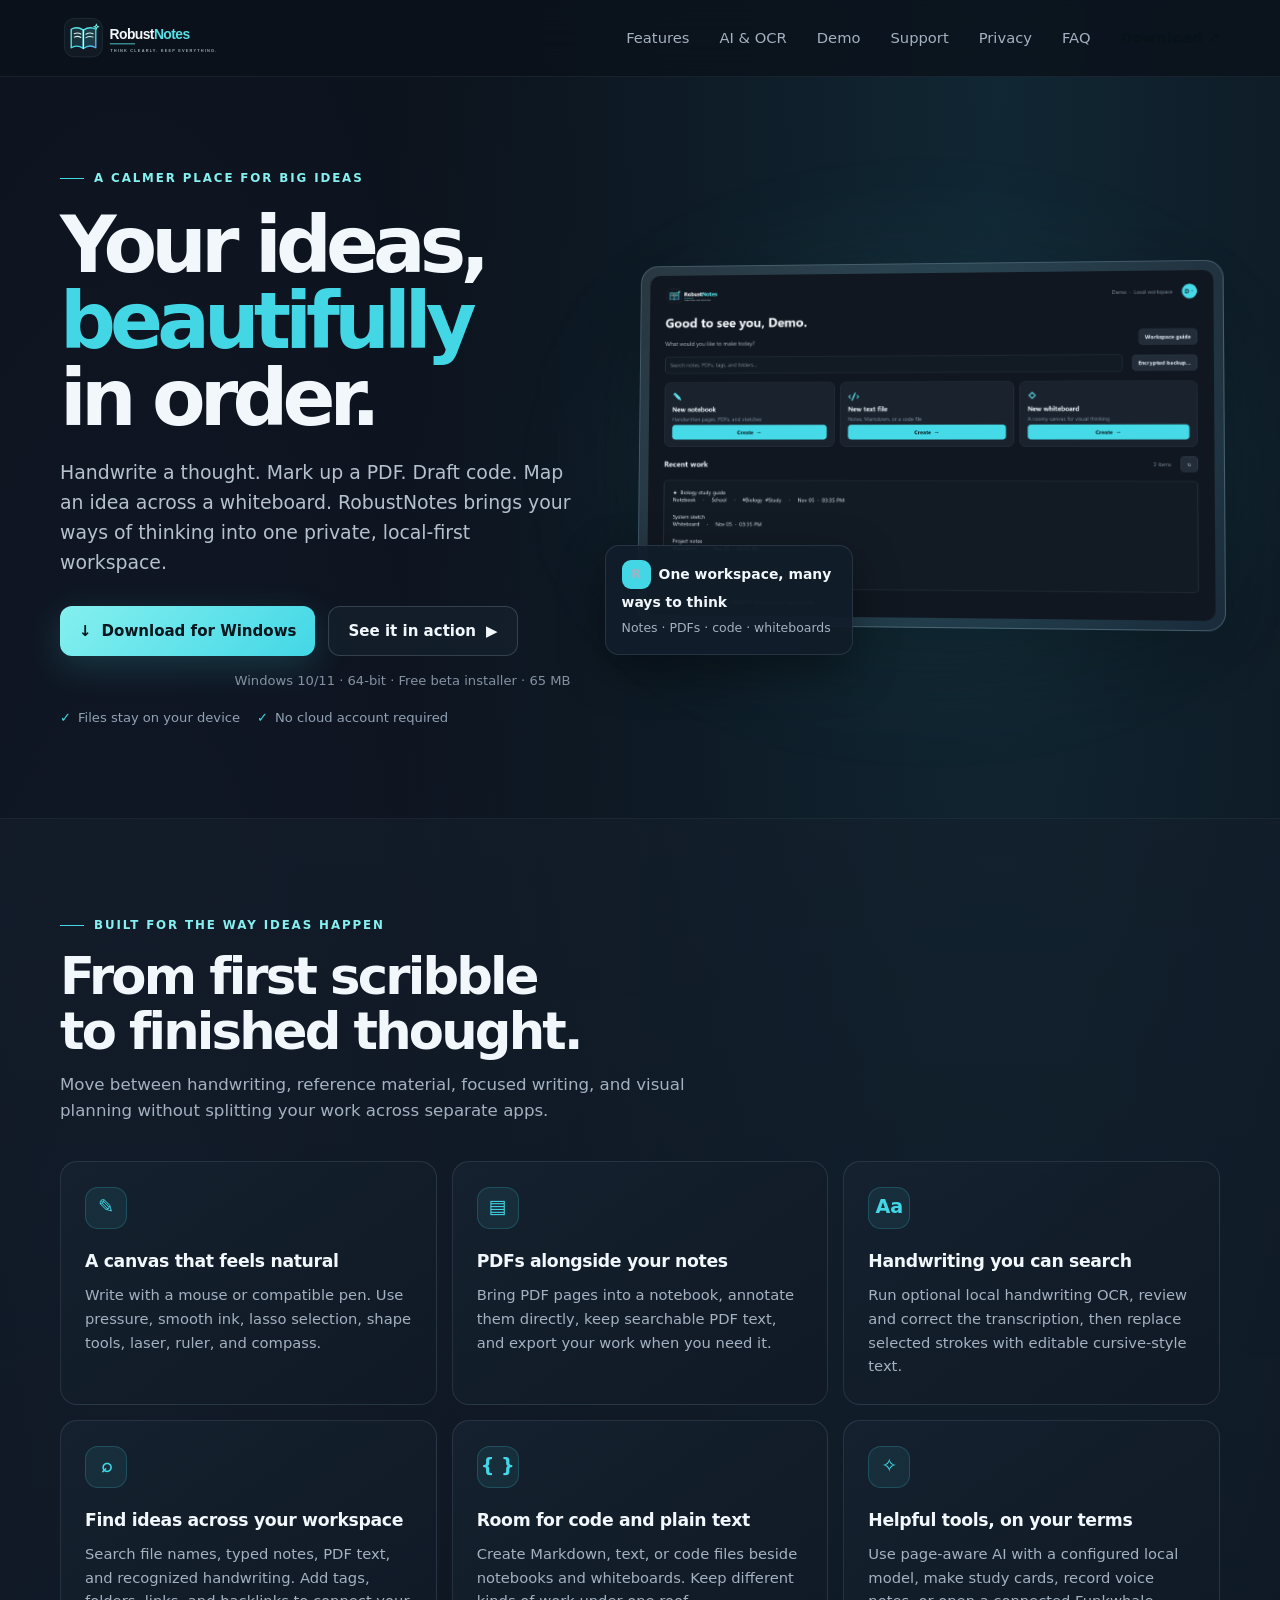
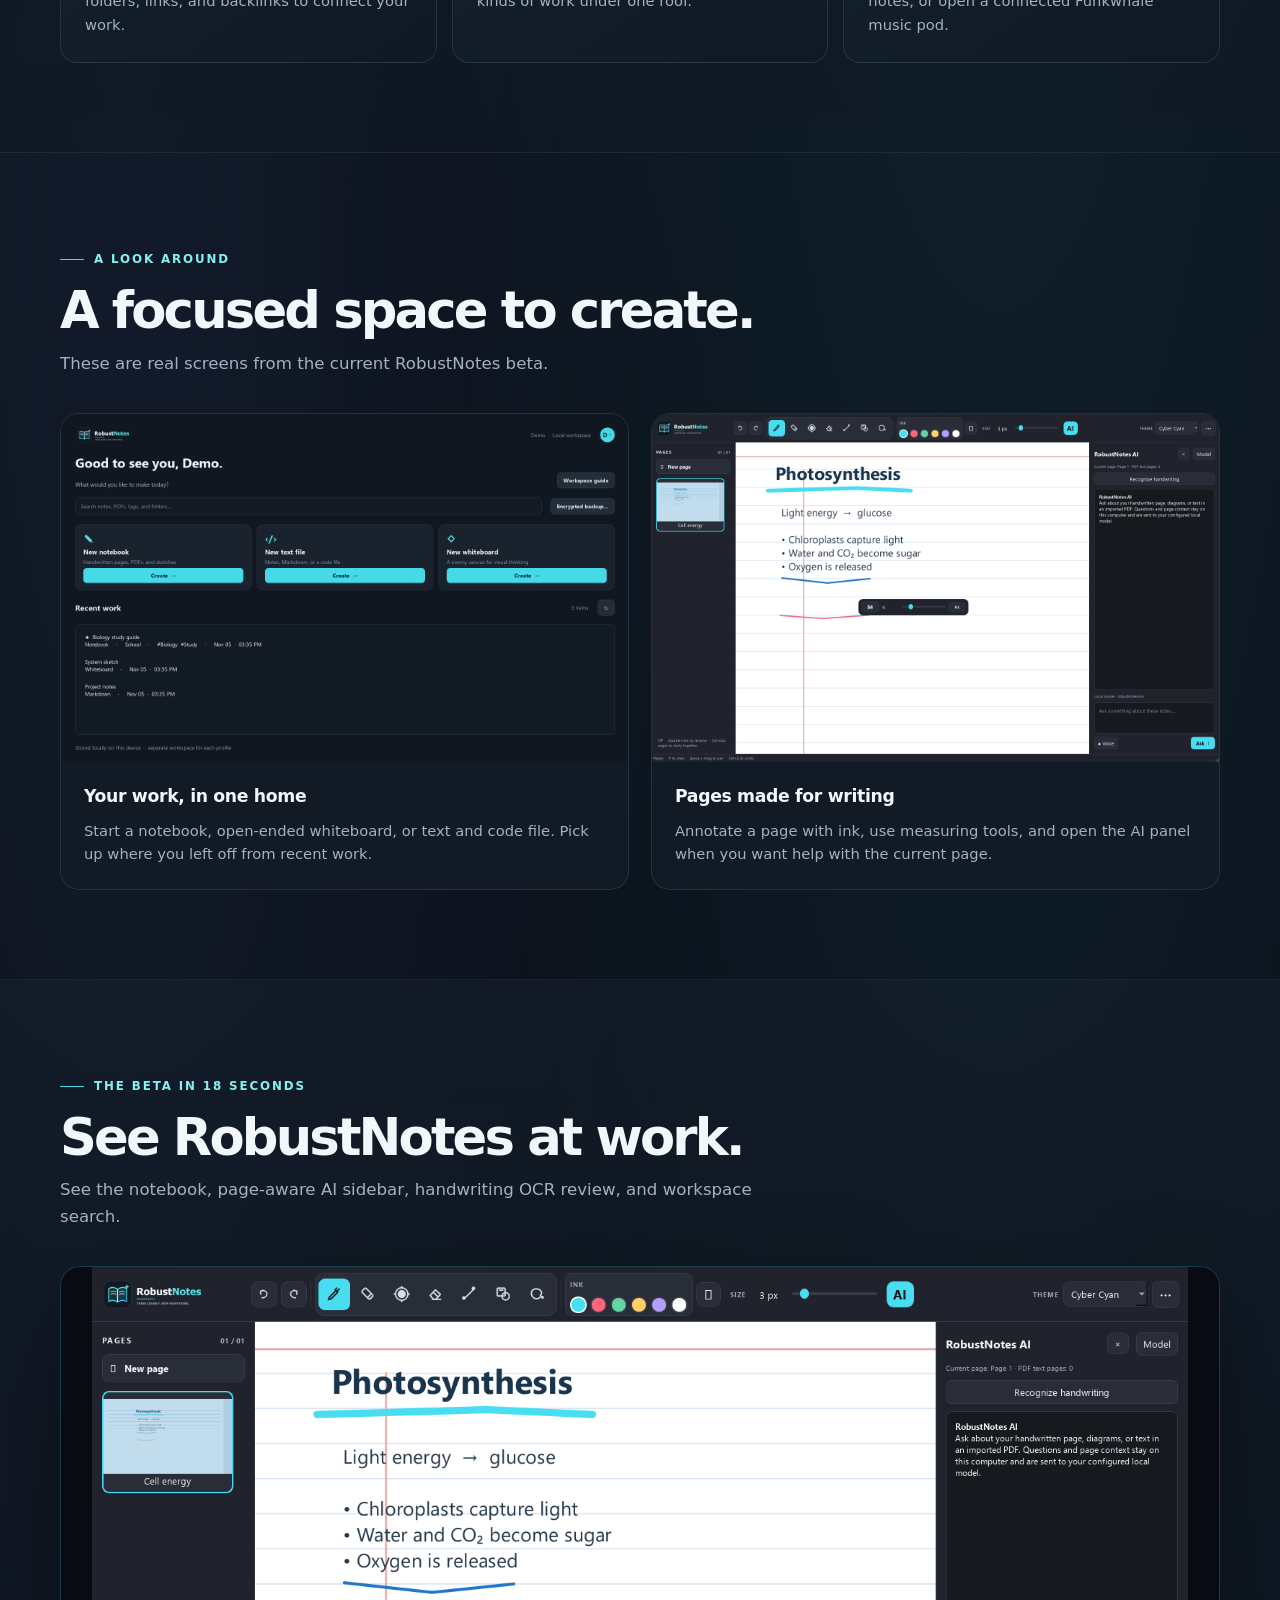
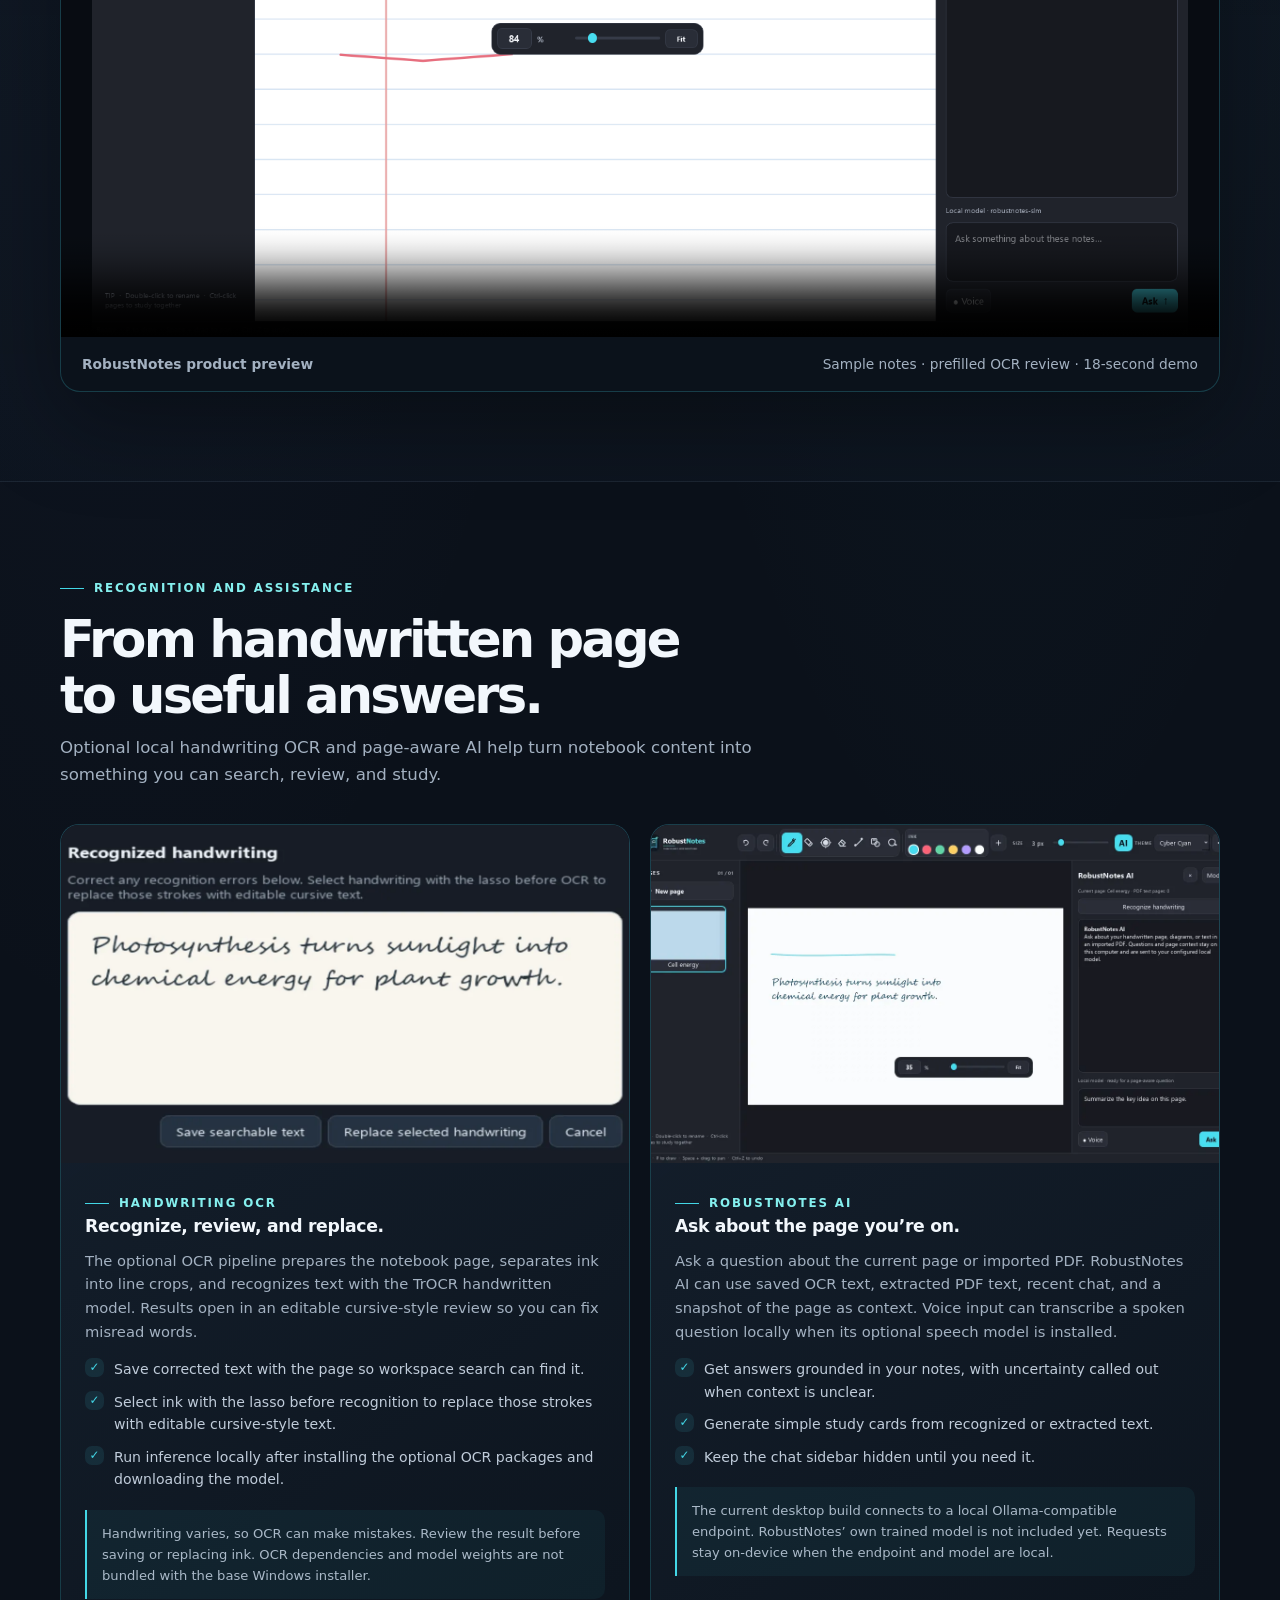
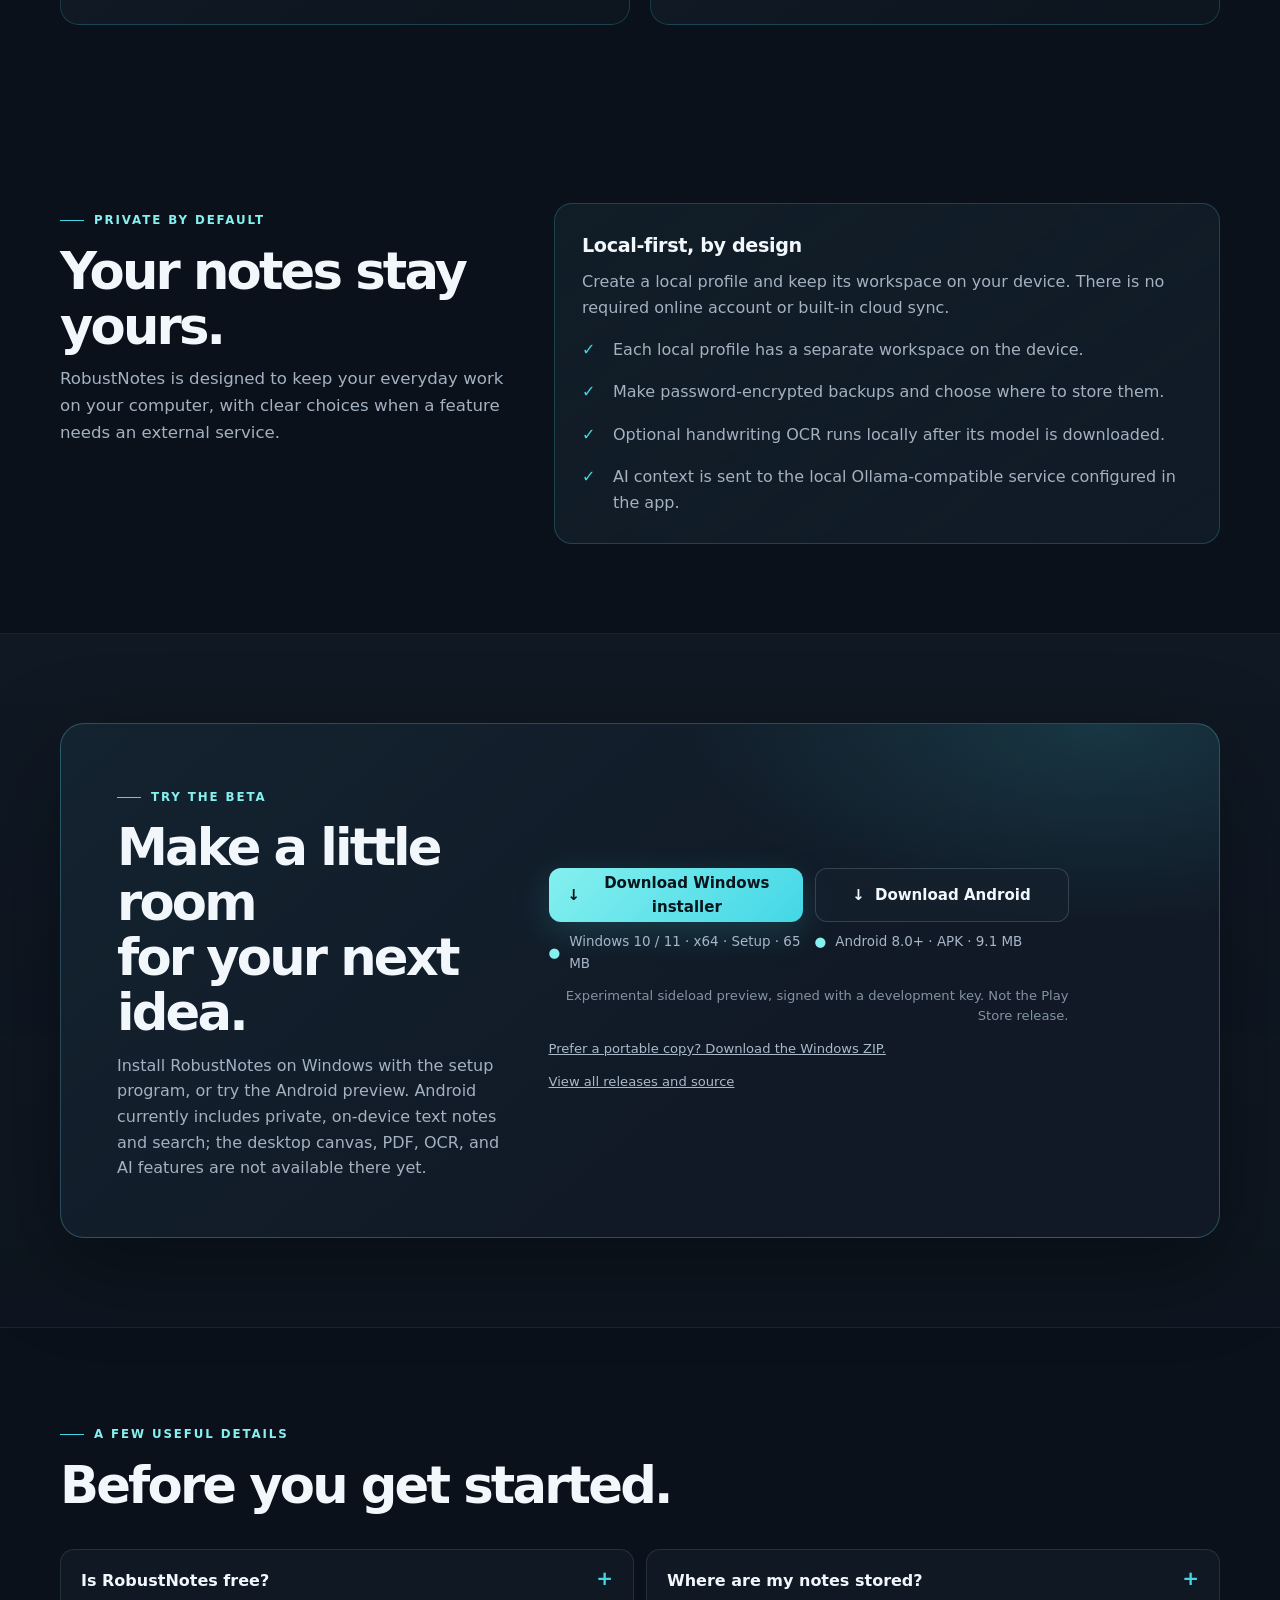
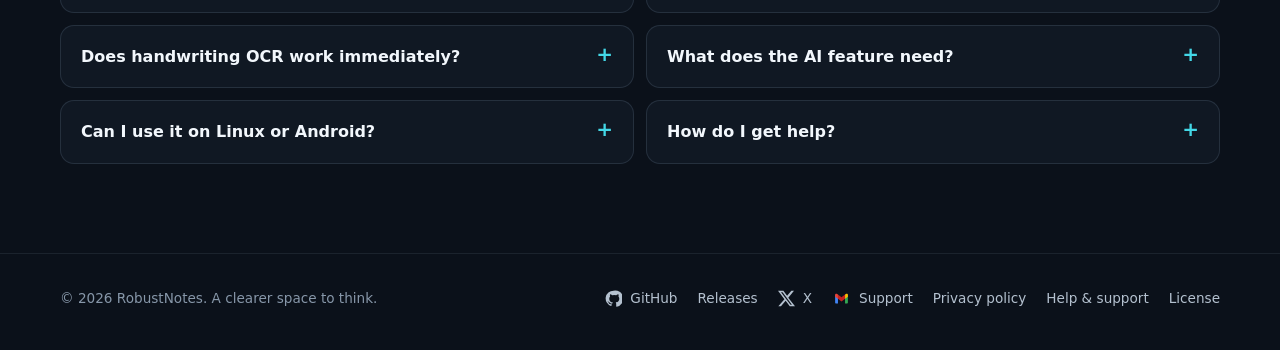
<file: index.html>
<!doctype html>
<html lang="en">
<head>
  <meta charset="utf-8">
  <meta name="viewport" content="width=device-width, initial-scale=1">
  <meta name="theme-color" content="#0b111a">
  <meta name="description" content="RobustNotes is a local-first workspace for handwritten notebooks, PDFs, code, and whiteboards. Keep your ideas together and your files on your device.">
  <meta property="og:title" content="RobustNotes — Make space for clear thinking">
  <meta property="og:description" content="Handwritten notes, PDFs, code, and whiteboards in one local-first workspace.">
  <meta property="og:type" content="website">
  <title>RobustNotes — Your ideas, beautifully in order</title>
  <link rel="icon" type="image/png" href="assets/robustnotes-icon.png">
  <style>
    :root {
      color-scheme: dark;
      --bg: #0b111a;
      --surface: #111a25;
      --surface-2: #172332;
      --line: rgba(164, 190, 215, .14);
      --text: #f2f7fc;
      --muted: #a3b1c1;
      --cyan: #43d7e6;
      --cyan-2: #85f0ef;
      --blue: #8eaeff;
      --radius: 22px;
      --shadow: 0 28px 90px rgba(0, 0, 0, .34);
      font-family: Inter, ui-sans-serif, system-ui, -apple-system, BlinkMacSystemFont, "Segoe UI", sans-serif;
    }
    *, *::before, *::after { box-sizing: border-box; }
    html { scroll-behavior: smooth; scroll-padding-top: 92px; }
    body {
      margin: 0;
      color: var(--text);
      background:
        radial-gradient(ellipse at 78% 1%, rgba(46, 145, 177, .17), transparent 38rem),
        radial-gradient(ellipse at 10% 26%, rgba(75, 93, 160, .12), transparent 36rem),
        var(--bg);
      line-height: 1.6;
      -webkit-font-smoothing: antialiased;
    }
    a { color: inherit; }
    button, a { -webkit-tap-highlight-color: transparent; }
    a:focus-visible, button:focus-visible, summary:focus-visible { outline: 3px solid var(--cyan-2); outline-offset: 4px; }
    .wrap { width: min(1160px, calc(100% - 48px)); margin-inline: auto; }
    .topbar {
      position: sticky; top: 0; z-index: 20;
      backdrop-filter: blur(18px);
      background: rgba(11, 17, 26, .78);
      border-bottom: 1px solid rgba(164, 190, 215, .09);
    }
    .nav { min-height: 76px; display: flex; align-items: center; justify-content: space-between; gap: 28px; }
    .brand { display: inline-flex; align-items: center; gap: 12px; text-decoration: none; font-weight: 750; letter-spacing: -.035em; }
    .brand img { display: block; width: 190px; height: auto; max-height: 48px; object-fit: contain; object-position: left center; }
    .nav-links { display: flex; align-items: center; gap: 30px; }
    .nav-links a { color: var(--muted); font-size: .92rem; text-decoration: none; transition: color .18s ease; }
    .nav-links a:hover { color: var(--text); }
    .nav-cta { color: #071319 !important; font-weight: 750; }
    .menu-toggle { display: none; color: var(--text); border: 1px solid var(--line); border-radius: 12px; padding: 9px 12px; background: var(--surface); }
    .hero { padding: 84px 0 90px; overflow: hidden; }
    .hero-grid { display: grid; grid-template-columns: .93fr 1.07fr; align-items: center; gap: 62px; }
    .eyebrow { display: inline-flex; align-items: center; gap: 10px; color: var(--cyan-2); text-transform: uppercase; letter-spacing: .16em; font-size: .74rem; font-weight: 750; }
    .eyebrow::before { content: ""; width: 24px; height: 1px; background: var(--cyan); }
    h1, h2, h3, p { margin-top: 0; }
    h1 { margin: 19px 0 20px; max-width: 670px; font-size: clamp(3.2rem, 6.1vw, 5.7rem); letter-spacing: -.075em; line-height: .98; font-weight: 760; }
    h1 span { color: var(--cyan); }
    .hero-copy { max-width: 555px; color: #b5c1cf; font-size: clamp(1.03rem, 1.5vw, 1.18rem); }
    .actions { display: flex; flex-wrap: wrap; align-items: center; gap: 13px; margin: 29px 0 15px; }
    .button { min-height: 50px; display: inline-flex; justify-content: center; align-items: center; gap: 10px; padding: 0 19px; border-radius: 12px; text-decoration: none; font-weight: 750; font-size: .94rem; transition: transform .18s ease, border-color .18s ease, background .18s ease; }
    .button:hover { transform: translateY(-2px); }
    .button-primary { background: linear-gradient(135deg, var(--cyan-2), var(--cyan)); color: #07151c; box-shadow: 0 10px 34px rgba(67, 215, 230, .18); }
    .button-secondary { border: 1px solid rgba(164, 190, 215, .22); background: rgba(21, 32, 45, .78); color: var(--text); }
    .button-secondary:hover { border-color: rgba(133, 240, 239, .5); }
    .download-note { color: #8392a3; font-size: .82rem; }
    .trust-row { display: flex; flex-wrap: wrap; gap: 17px; padding-top: 16px; color: #91a2b5; font-size: .82rem; }
    .trust-row span::before { content: "✓"; color: var(--cyan); margin-right: 7px; font-weight: 800; }
    .hero-visual { position: relative; min-width: 0; }
    .hero-glow { position: absolute; inset: 10% 4% 0; border-radius: 50%; background: rgba(59, 193, 216, .18); filter: blur(70px); pointer-events: none; }
    .screen-frame { position: relative; padding: 9px; border: 1px solid rgba(173, 207, 228, .25); border-radius: 18px; background: linear-gradient(145deg, rgba(229, 248, 255, .13), rgba(47, 67, 87, .34)); box-shadow: var(--shadow); transform: perspective(1100px) rotateY(-4deg) rotateX(2deg); }
    .screen-frame img { display: block; width: 100%; border-radius: 10px; }
    .float-card { position: absolute; bottom: -28px; left: -28px; max-width: 248px; padding: 14px 16px; border: 1px solid var(--line); border-radius: 14px; background: rgba(18, 29, 42, .94); box-shadow: 0 16px 46px rgba(0,0,0,.35); }
    .float-card strong { display: block; font-size: .87rem; }
    .float-card span { color: var(--muted); font-size: .78rem; }
    .float-mark { display: inline-grid; place-items: center; width: 29px; height: 29px; margin-right: 8px; border-radius: 9px; color: #061519; background: var(--cyan); vertical-align: middle; font-weight: 900; }
    .section { padding: 89px 0; }
    .section-soft { border-block: 1px solid rgba(164, 190, 215, .08); background: linear-gradient(180deg, rgba(20, 31, 44, .53), rgba(15, 24, 36, .48)); }
    .section-heading { max-width: 700px; margin-bottom: 36px; }
    h2 { margin: 14px 0 12px; font-size: clamp(2.05rem, 4vw, 3.25rem); line-height: 1.08; letter-spacing: -.055em; }
    .section-heading p { color: var(--muted); font-size: 1.04rem; }
    .feature-grid { display: grid; grid-template-columns: repeat(3, 1fr); gap: 15px; }
    .feature-card { padding: 25px 24px 26px; min-height: 218px; border: 1px solid var(--line); border-radius: 17px; background: linear-gradient(145deg, rgba(22, 34, 48, .9), rgba(16, 25, 37, .92)); }
    .feature-icon { display: grid; place-items: center; width: 42px; height: 42px; margin-bottom: 19px; border: 1px solid rgba(67, 215, 230, .2); border-radius: 13px; background: rgba(67, 215, 230, .08); color: var(--cyan); font-weight: 800; font-size: 1.2rem; }
    h3 { margin-bottom: 8px; font-size: 1.08rem; letter-spacing: -.02em; }
    .feature-card p { margin-bottom: 0; color: var(--muted); font-size: .92rem; }
    .showcase-grid { display: grid; grid-template-columns: 1fr 1fr; gap: 22px; align-items: stretch; }
    .showcase-card { overflow: hidden; border: 1px solid var(--line); border-radius: 19px; background: var(--surface); }
    .showcase-card img { display: block; width: 100%; aspect-ratio: 1.63; object-fit: cover; object-position: top; background: #101721; }
    .showcase-copy { padding: 21px 23px 23px; }
    .showcase-copy p { margin: 0; color: var(--muted); font-size: .92rem; }
    .intelligence-grid { display: grid; grid-template-columns: 1fr 1fr; gap: 20px; }
    .intelligence-card { overflow: hidden; border: 1px solid rgba(67, 215, 230, .2); border-radius: 19px; background: linear-gradient(145deg, rgba(22, 34, 48, .96), rgba(13, 21, 31, .98)); }
    .intelligence-card img { display: block; width: 100%; aspect-ratio: 1.68; object-fit: cover; object-position: top; background: #101721; }
    .intelligence-copy { padding: 23px 24px 25px; }
    .intelligence-copy p { color: var(--muted); font-size: .92rem; }
    .intelligence-copy p:last-child { margin-bottom: 0; }
    .step-list { display: grid; gap: 10px; margin: 15px 0 0; padding: 0; list-style: none; }
    .step-list li { position: relative; padding-left: 29px; color: #c0ccda; font-size: .88rem; }
    .step-list li::before { content: "✓"; position: absolute; left: 0; display: grid; place-items: center; width: 19px; height: 19px; border-radius: 7px; color: var(--cyan); background: rgba(67, 215, 230, .1); font-size: .74rem; font-weight: 800; }
    .feature-note { margin-top: 19px; padding: 13px 15px; border-left: 2px solid var(--cyan); border-radius: 0 10px 10px 0; color: #aab9c8; background: rgba(67, 215, 230, .055); font-size: .82rem; }
    .demo-card { overflow: hidden; border: 1px solid rgba(67, 215, 230, .22); border-radius: 20px; background: #0b121b; box-shadow: var(--shadow); }
    .demo-card video { display: block; width: 100%; max-height: 670px; background: #080c12; }
    .demo-caption { padding: 16px 21px; display: flex; flex-wrap: wrap; justify-content: space-between; gap: 8px; color: var(--muted); font-size: .86rem; }
    .privacy-grid { display: grid; grid-template-columns: .8fr 1.2fr; gap: 50px; align-items: start; }
    .privacy-panel { padding: 27px; border: 1px solid rgba(67, 215, 230, .22); border-radius: 18px; background: linear-gradient(145deg, rgba(35, 70, 83, .23), rgba(18, 28, 41, .88)); }
    .privacy-panel h3 { font-size: 1.2rem; }
    .privacy-panel p, .privacy-list li { color: var(--muted); }
    .privacy-list { list-style: none; margin: 0; padding: 0; display: grid; gap: 17px; }
    .privacy-list li { padding-left: 31px; position: relative; }
    .privacy-list li::before { content: "✓"; position: absolute; left: 0; color: var(--cyan); font-weight: 850; }
    .download-panel { padding: clamp(28px, 5.2vw, 56px); display: grid; grid-template-columns: 1fr auto; gap: 32px; align-items: center; border: 1px solid rgba(100, 218, 231, .27); border-radius: 24px; background: radial-gradient(ellipse at 90% 0%, rgba(60, 196, 212, .17), transparent 26rem), linear-gradient(140deg, #142330, #101925 65%); box-shadow: var(--shadow); }
    .download-panel h2 { max-width: 640px; margin-top: 13px; }
    .download-panel p { margin-bottom: 0; max-width: 620px; color: var(--muted); }
    .download-actions { display: grid; width: min(100%, 520px); justify-items: stretch; gap: 12px; }
    .download-buttons { display: grid; grid-template-columns: repeat(2, minmax(0, 1fr)); gap: 12px; }
    .download-option { display: grid; align-content: start; gap: 9px; min-width: 0; }
    .download-option .button { width: 100%; min-height: 54px; justify-content: center; text-align: center; }
    .download-note { max-width: 520px; text-align: right; line-height: 1.5; }
    .small-link { color: #aab9c8; font-size: .82rem; }
    .platform-label { display: inline-flex; gap: 9px; align-items: center; color: #a6b7c8; font-size: .84rem; }
    .platform-label b { color: var(--cyan-2); }
    .faq { display: grid; grid-template-columns: 1fr 1fr; gap: 12px; }
    details { padding: 18px 20px; border: 1px solid var(--line); border-radius: 14px; background: rgba(18, 27, 39, .78); }
    summary { cursor: pointer; font-weight: 680; list-style: none; }
    summary::-webkit-details-marker { display: none; }
    summary::after { content: "+"; float: right; color: var(--cyan); font-size: 1.25rem; line-height: 1; }
    details[open] summary::after { content: "−"; }
    details p { margin: 12px 0 0; color: var(--muted); font-size: .9rem; }
    details a { color: var(--cyan-2); }
    footer { padding: 34px 0 40px; border-top: 1px solid rgba(164, 190, 215, .1); color: #8797a9; font-size: .85rem; }
    .footer-row { display: flex; justify-content: space-between; gap: 24px; align-items: center; flex-wrap: wrap; }
    .footer-links { display: flex; gap: 20px; flex-wrap: wrap; }
    .footer-links a { text-decoration: none; color: #b4c1cf; }
    .footer-links a:hover { color: var(--cyan-2); }
    .footer-links a.with-icon { display: inline-flex; align-items: center; gap: 8px; }
    .footer-links .social-icon { width: 17px; height: 17px; flex: 0 0 auto; }
    .footer-links .gmail-icon { width: 19px; height: 17px; }
    @media (max-width: 900px) {
      .hero { padding-top: 63px; }
      .hero-grid { grid-template-columns: 1fr; gap: 52px; }
      .hero-copy { max-width: 650px; }
      .hero-visual { max-width: 760px; margin: auto; }
      .feature-grid { grid-template-columns: repeat(2, 1fr); }
      .intelligence-grid { grid-template-columns: 1fr; }
      .privacy-grid { grid-template-columns: 1fr; gap: 23px; }
      .download-panel { grid-template-columns: 1fr; }
      .download-actions { justify-items: start; }
      .download-note { text-align: left; }
    }
    @media (max-width: 640px) {
      .wrap { width: min(100% - 34px, 1160px); }
      .download-buttons { grid-template-columns: 1fr; }
      .nav { min-height: 68px; }
      .brand img { width: 158px; max-height: 40px; }
      .menu-toggle { display: inline-flex; }
      .nav-links { display: none; position: absolute; top: 67px; left: 0; right: 0; padding: 17px 24px 20px; background: rgba(11,17,26,.97); border-bottom: 1px solid var(--line); flex-direction: column; align-items: stretch; gap: 0; }
      .nav-links.open { display: flex; }
      .nav-links a { padding: 12px 0; }
      .hero { padding: 54px 0 69px; }
      h1 { font-size: clamp(3rem, 13vw, 4.2rem); }
      .float-card { left: 7px; bottom: -31px; }
      .section { padding: 68px 0; }
      .feature-grid, .showcase-grid, .intelligence-grid, .faq { grid-template-columns: 1fr; }
      .feature-card { min-height: initial; }
      .download-panel { padding: 27px 22px; }
      .actions .button { flex: 1; }
      .demo-caption { display: block; }
      .demo-caption span { display: block; margin-top: 5px; }
    }
    @media (prefers-reduced-motion: reduce) {
      *, *::before, *::after { scroll-behavior: auto !important; transition-duration: .01ms !important; animation-duration: .01ms !important; }
    }
  </style>
</head>
<body>
  <header class="topbar">
    <div class="wrap nav">
      <a class="brand" href="#home" aria-label="RobustNotes home">
          <img src="assets/robustnotes-logo.svg" data-fallback="https://raw.githubusercontent.com/specrthyahskod/RobustNotes/main/assets/robustnotes-logo.svg" alt="RobustNotes">
      </a>
      <button class="menu-toggle" type="button" aria-expanded="false" aria-controls="nav-links">Menu</button>
      <nav class="nav-links" id="nav-links" aria-label="Main navigation">
        <a href="#features">Features</a>
        <a href="#smart-tools">AI &amp; OCR</a>
        <a href="#demo">Demo</a>
        <a href="support.html">Support</a>
        <a href="privacy.html">Privacy</a>
        <a href="#faq">FAQ</a>
        <a class="nav-cta" href="#download">Download <span aria-hidden="true">↗</span></a>
      </nav>
    </div>
  </header>

  <main>
    <section class="hero" id="home">
      <div class="wrap hero-grid">
        <div>
          <div class="eyebrow">A calmer place for big ideas</div>
          <h1>Your ideas,<br><span>beautifully</span><br>in order.</h1>
          <p class="hero-copy">Handwrite a thought. Mark up a PDF. Draft code. Map an idea across a whiteboard. RobustNotes brings your ways of thinking into one private, local-first workspace.</p>
          <div class="actions">
            <a class="button button-primary" href="https://github.com/specrthyahskod/RobustNotes/releases/latest/download/RobustNotes-Setup-1.0.6.exe">
              <span aria-hidden="true">↓</span> Download for Windows
            </a>
            <a class="button button-secondary" href="#demo">See it in action <span aria-hidden="true">▶</span></a>
          </div>
          <div class="download-note">Windows 10/11 · 64-bit · Free beta installer · 65 MB</div>
          <div class="trust-row"><span>Files stay on your device</span><span>No cloud account required</span></div>
        </div>
        <div class="hero-visual" aria-label="RobustNotes workspace preview">
          <div class="hero-glow"></div>
            <div class="screen-frame"><img src="docs/screenshots/dashboard.png" data-fallback="https://raw.githubusercontent.com/specrthyahskod/RobustNotes/main/docs/screenshots/dashboard.png" alt="RobustNotes dashboard with notebook, text file, and whiteboard creation cards"></div>
          <div class="float-card"><span class="float-mark">R</span><strong style="display:inline">One workspace, many ways to think</strong><br><span>Notes · PDFs · code · whiteboards</span></div>
        </div>
      </div>
    </section>

    <section class="section section-soft" id="features">
      <div class="wrap">
        <div class="section-heading">
          <div class="eyebrow">Built for the way ideas happen</div>
          <h2>From first scribble<br>to finished thought.</h2>
          <p>Move between handwriting, reference material, focused writing, and visual planning without splitting your work across separate apps.</p>
        </div>
        <div class="feature-grid">
          <article class="feature-card"><div class="feature-icon" aria-hidden="true">✎</div><h3>A canvas that feels natural</h3><p>Write with a mouse or compatible pen. Use pressure, smooth ink, lasso selection, shape tools, laser, ruler, and compass.</p></article>
          <article class="feature-card"><div class="feature-icon" aria-hidden="true">▤</div><h3>PDFs alongside your notes</h3><p>Bring PDF pages into a notebook, annotate them directly, keep searchable PDF text, and export your work when you need it.</p></article>
          <article class="feature-card"><div class="feature-icon" aria-hidden="true">Aa</div><h3>Handwriting you can search</h3><p>Run optional local handwriting OCR, review and correct the transcription, then replace selected strokes with editable cursive-style text.</p></article>
          <article class="feature-card"><div class="feature-icon" aria-hidden="true">⌕</div><h3>Find ideas across your workspace</h3><p>Search file names, typed notes, PDF text, and recognized handwriting. Add tags, folders, links, and backlinks to connect your work.</p></article>
          <article class="feature-card"><div class="feature-icon" aria-hidden="true">{ }</div><h3>Room for code and plain text</h3><p>Create Markdown, text, or code files beside notebooks and whiteboards. Keep different kinds of work under one roof.</p></article>
          <article class="feature-card"><div class="feature-icon" aria-hidden="true">✧</div><h3>Helpful tools, on your terms</h3><p>Use page-aware AI with a configured local model, make study cards, record voice notes, or open a connected Funkwhale music pod.</p></article>
        </div>
      </div>
    </section>

    <section class="section" aria-labelledby="screens-title">
      <div class="wrap">
        <div class="section-heading">
          <div class="eyebrow">A look around</div>
          <h2 id="screens-title">A focused space to create.</h2>
          <p>These are real screens from the current RobustNotes beta.</p>
        </div>
        <div class="showcase-grid">
          <article class="showcase-card">
              <img src="docs/screenshots/dashboard.png" data-fallback="https://raw.githubusercontent.com/specrthyahskod/RobustNotes/main/docs/screenshots/dashboard.png" loading="lazy" alt="Workspace dashboard showing recent work and create actions for notebook, text file, and whiteboard">
            <div class="showcase-copy"><h3>Your work, in one home</h3><p>Start a notebook, open-ended whiteboard, or text and code file. Pick up where you left off from recent work.</p></div>
          </article>
          <article class="showcase-card">
              <img src="docs/screenshots/notebook-editor.png" data-fallback="https://raw.githubusercontent.com/specrthyahskod/RobustNotes/main/docs/screenshots/notebook-editor.png" loading="lazy" alt="Notebook editor with drawing toolbar, ruled page, annotation tools, and optional RobustNotes AI sidebar">
            <div class="showcase-copy"><h3>Pages made for writing</h3><p>Annotate a page with ink, use measuring tools, and open the AI panel when you want help with the current page.</p></div>
          </article>
        </div>
      </div>
    </section>

    <section class="section section-soft" id="demo">
      <div class="wrap">
        <div class="section-heading">
          <div class="eyebrow">The beta in 18 seconds</div>
          <h2>See RobustNotes at work.</h2>
          <p>See the notebook, page-aware AI sidebar, handwriting OCR review, and workspace search.</p>
        </div>
        <div class="demo-card">
            <video controls preload="metadata" playsinline poster="docs/screenshots/notebook-editor.png" data-fallback="https://raw.githubusercontent.com/specrthyahskod/RobustNotes/main/docs/demo-video.mp4">
              <source src="docs/demo-video.mp4" type="video/mp4">
              Your browser does not support HTML video. <a href="https://raw.githubusercontent.com/specrthyahskod/RobustNotes/main/docs/demo-video.mp4">Download the demo video</a>.
          </video>
          <div class="demo-caption"><strong>RobustNotes product preview</strong><span>Sample notes · prefilled OCR review · 18-second demo</span></div>
        </div>
      </div>
    </section>

    <section class="section" id="smart-tools">
      <div class="wrap">
        <div class="section-heading">
          <div class="eyebrow">Recognition and assistance</div>
          <h2>From handwritten page<br>to useful answers.</h2>
          <p>Optional local handwriting OCR and page-aware AI help turn notebook content into something you can search, review, and study.</p>
        </div>
        <div class="intelligence-grid">
          <article class="intelligence-card">
            <img src="[data-uri]" loading="lazy" alt="RobustNotes handwriting OCR review dialog with editable cursive-style recognition and correction controls" data-capture="docs/screenshots/ocr-review.png">
            <div class="intelligence-copy">
              <div class="eyebrow">Handwriting OCR</div>
              <h3>Recognize, review, and replace.</h3>
              <p>The optional OCR pipeline prepares the notebook page, separates ink into line crops, and recognizes text with the TrOCR handwritten model. Results open in an editable cursive-style review so you can fix misread words.</p>
              <ul class="step-list">
                <li>Save corrected text with the page so workspace search can find it.</li>
                <li>Select ink with the lasso before recognition to replace those strokes with editable cursive-style text.</li>
                <li>Run inference locally after installing the optional OCR packages and downloading the model.</li>
              </ul>
              <div class="feature-note">Handwriting varies, so OCR can make mistakes. Review the result before saving or replacing ink. OCR dependencies and model weights are not bundled with the base Windows installer.</div>
            </div>
          </article>
          <article class="intelligence-card">
            <img src="[data-uri]" loading="lazy" alt="RobustNotes AI sidebar open beside the current notebook page, with a page-aware question ready to ask" data-capture="docs/screenshots/ai-sidebar.png">
            <div class="intelligence-copy">
              <div class="eyebrow">RobustNotes AI</div>
              <h3>Ask about the page you’re on.</h3>
              <p>Ask a question about the current page or imported PDF. RobustNotes AI can use saved OCR text, extracted PDF text, recent chat, and a snapshot of the page as context. Voice input can transcribe a spoken question locally when its optional speech model is installed.</p>
              <ul class="step-list">
                <li>Get answers grounded in your notes, with uncertainty called out when context is unclear.</li>
                <li>Generate simple study cards from recognized or extracted text.</li>
                <li>Keep the chat sidebar hidden until you need it.</li>
              </ul>
              <div class="feature-note">The current desktop build connects to a local Ollama-compatible endpoint. RobustNotes’ own trained model is not included yet. Requests stay on-device when the endpoint and model are local.</div>
            </div>
          </article>
        </div>
      </div>
    </section>

    <section class="section" id="privacy">
      <div class="wrap privacy-grid">
        <div class="section-heading" style="margin-bottom:0">
          <div class="eyebrow">Private by default</div>
          <h2>Your notes stay yours.</h2>
          <p>RobustNotes is designed to keep your everyday work on your computer, with clear choices when a feature needs an external service.</p>
        </div>
        <div class="privacy-panel">
          <h3>Local-first, by design</h3>
          <p>Create a local profile and keep its workspace on your device. There is no required online account or built-in cloud sync.</p>
          <ul class="privacy-list">
            <li>Each local profile has a separate workspace on the device.</li>
            <li>Make password-encrypted backups and choose where to store them.</li>
            <li>Optional handwriting OCR runs locally after its model is downloaded.</li>
            <li>AI context is sent to the local Ollama-compatible service configured in the app.</li>
          </ul>
        </div>
      </div>
    </section>

    <section class="section section-soft" id="download">
      <div class="wrap">
        <div class="download-panel">
          <div>
            <div class="eyebrow">Try the beta</div>
            <h2>Make a little room<br>for your next idea.</h2>
            <p>Install RobustNotes on Windows with the setup program, or try the Android preview. Android currently includes private, on-device text notes and search; the desktop canvas, PDF, OCR, and AI features are not available there yet.</p>
          </div>
          <div class="download-actions">
            <div class="download-buttons">
              <div class="download-option">
                <a class="button button-primary" href="https://github.com/specrthyahskod/RobustNotes/releases/latest/download/RobustNotes-Setup-1.0.6.exe" aria-label="Download and install RobustNotes for Windows"><span aria-hidden="true">↓</span> Download Windows installer</a>
                <span class="platform-label"><b>●</b> Windows 10 / 11 · x64 · Setup · 65 MB</span>
              </div>
              <div class="download-option">
                <a class="button button-secondary" href="downloads/RobustNotes-Android-preview.apk" download aria-label="Download the RobustNotes Android preview APK"><span aria-hidden="true">↓</span> Download Android</a>
                <span class="platform-label"><b>●</b> Android 8.0+ · APK · 9.1 MB</span>
              </div>
            </div>
            <span class="download-note">Experimental sideload preview, signed with a development key. Not the Play Store release.</span>
            <a class="small-link" href="https://github.com/specrthyahskod/RobustNotes/releases/latest/download/RobustNotes-Windows-x64.zip">Prefer a portable copy? Download the Windows ZIP.</a>
            <a class="small-link" href="https://github.com/specrthyahskod/RobustNotes/releases">View all releases and source</a>
          </div>
        </div>
      </div>
    </section>

    <section class="section" id="faq">
      <div class="wrap">
        <div class="section-heading">
          <div class="eyebrow">A few useful details</div>
          <h2>Before you get started.</h2>
        </div>
        <div class="faq">
          <details><summary>Is RobustNotes free?</summary><p>Yes. This beta is free to download. The project source is available on <a href="https://github.com/specrthyahskod/RobustNotes">GitHub</a>.</p></details>
          <details><summary>Where are my notes stored?</summary><p>Profiles and documents are stored locally on this Windows device. RobustNotes does not currently provide cloud sync, so use the encrypted backup feature if you need a separate copy.</p></details>
          <details><summary>Does handwriting OCR work immediately?</summary><p>OCR is optional. Its Python packages and handwriting model are not included in this base Windows bundle. When enabled in a development setup, the model downloads on first use and recognition runs locally.</p></details>
          <details><summary>What does the AI feature need?</summary><p>The current desktop build needs an Ollama-compatible service running locally. It sends the question, recent chat, current page context, and page image to that local service. RobustNotes does not include its own trained SLM yet.</p></details>
          <details><summary>Can I use it on Linux or Android?</summary><p>The Python desktop app can be built on Linux. The Android app currently supports local text notes with search, create, edit, and delete; it does not yet include the desktop drawing canvas, PDF tools, handwriting OCR, AI chat, or whiteboards.</p></details>
          <details><summary>How do I get help?</summary><p>Email <a href="mailto:support.robustnotes@gmail.com">support.robustnotes@gmail.com</a> and include your Windows version and a short description of the issue. Please don’t attach private notes unless needed.</p></details>
        </div>
      </div>
    </section>
  </main>

  <footer>
    <div class="wrap footer-row">
      <span>© <span id="year">2026</span> RobustNotes. A clearer space to think.</span>
      <nav class="footer-links" aria-label="Footer navigation">
        <a class="with-icon" href="https://github.com/specrthyahskod/RobustNotes" aria-label="RobustNotes on GitHub" target="_blank" rel="noopener noreferrer">
          <svg class="social-icon" viewBox="0 0 24 24" aria-hidden="true" fill="currentColor"><path d="M12 .9a11.1 11.1 0 0 0-3.51 21.63c.56.1.76-.24.76-.54v-2.1c-3.1.67-3.76-1.32-3.76-1.32-.5-1.28-1.24-1.62-1.24-1.62-1.01-.69.08-.68.08-.68 1.12.08 1.71 1.15 1.71 1.15 1 .1.77 2.44 4.35 1.73.1-.72.39-1.22.7-1.5-2.48-.28-5.09-1.24-5.09-5.52 0-1.22.44-2.22 1.15-3-.12-.28-.5-1.42.11-2.96 0 0 .94-.3 3.05 1.15a10.6 10.6 0 0 1 5.55 0c2.12-1.45 3.05-1.15 3.05-1.15.61 1.54.23 2.68.12 2.96.71.78 1.14 1.78 1.14 3 0 4.29-2.61 5.24-5.1 5.52.4.35.75 1.03.75 2.08v3.26c0 .3.2.65.77.54A11.1 11.1 0 0 0 12 .9Z"/></svg>
          GitHub
        </a>
        <a href="https://github.com/specrthyahskod/RobustNotes/releases">Releases</a>
        <a class="with-icon" href="https://x.com/robustnotes" aria-label="RobustNotes on X" target="_blank" rel="noopener noreferrer">
          <svg class="social-icon" viewBox="0 0 24 24" aria-hidden="true" fill="currentColor"><path d="M18.9 1.15h3.68L14.54 10.8 24 22.85h-7.4l-5.8-7.59-6.64 7.59H.47l8.59-9.83L0 1.15h7.59l5.24 6.93 6.07-6.93Zm-1.29 19.57h2.04L6.4 3.16H4.21l13.4 17.56Z"/></svg>
          X
        </a>
        <a class="with-icon" href="mailto:support.robustnotes@gmail.com" aria-label="Email RobustNotes support">
          <svg class="social-icon gmail-icon" viewBox="0 0 24 24" aria-hidden="true">
            <path fill="#4285F4" d="M3 6.6v11.1c0 .8.6 1.4 1.4 1.4H7V9.4L3.8 7.1A1.4 1.4 0 0 0 3 6.6Z"/>
            <path fill="#34A853" d="M17 19.1h2.6c.8 0 1.4-.6 1.4-1.4V6.6c-.3 0-.6.1-.8.3L17 9.4v9.7Z"/>
            <path fill="#FBBC04" d="M17 9.4v3.1l4-3V6.6c0-1.2-1.4-1.9-2.4-1.2L17 6.5v2.9Z"/>
            <path fill="#EA4335" d="M3 6.6v2.9l4 3V6.5L5.4 5.4C4.4 4.7 3 5.4 3 6.6Z"/>
            <path fill="#C5221F" d="M7 6.5v6l5 3.7 5-3.7v-6l-5 3.7-5-3.7Z"/>
          </svg>
          Support
        </a>
        <a href="privacy.html">Privacy policy</a>
        <a href="support.html">Help &amp; support</a>
        <a href="LICENSE">License</a>
      </nav>
    </div>
  </footer>
  <script>
    const menuButton = document.querySelector('.menu-toggle');
    const navLinks = document.querySelector('.nav-links');
    menuButton.addEventListener('click', () => {
      const open = menuButton.getAttribute('aria-expanded') === 'true';
      menuButton.setAttribute('aria-expanded', String(!open));
      navLinks.classList.toggle('open', !open);
    });
    navLinks.addEventListener('click', (event) => {
      if (event.target.closest('a')) {
        menuButton.setAttribute('aria-expanded', 'false');
        navLinks.classList.remove('open');
      }
    });
    document.querySelector('#year').textContent = new Date().getFullYear();
    document.querySelectorAll('[data-fallback]').forEach((media) => {
      const recover = () => {
        if (media.dataset.fallbackUsed) return;
        media.dataset.fallbackUsed = 'true';
        if (media instanceof HTMLVideoElement) {
          const source = media.querySelector('source');
          if (source) source.src = media.dataset.fallback;
          else media.src = media.dataset.fallback;
          media.load();
        } else {
          media.src = media.dataset.fallback;
        }
      };
      media.addEventListener(media instanceof HTMLVideoElement ? 'error' : 'error', recover);
      if (media instanceof HTMLVideoElement) media.querySelector('source').addEventListener('error', recover);
    });
  </script>
</body>
</html>
</file>
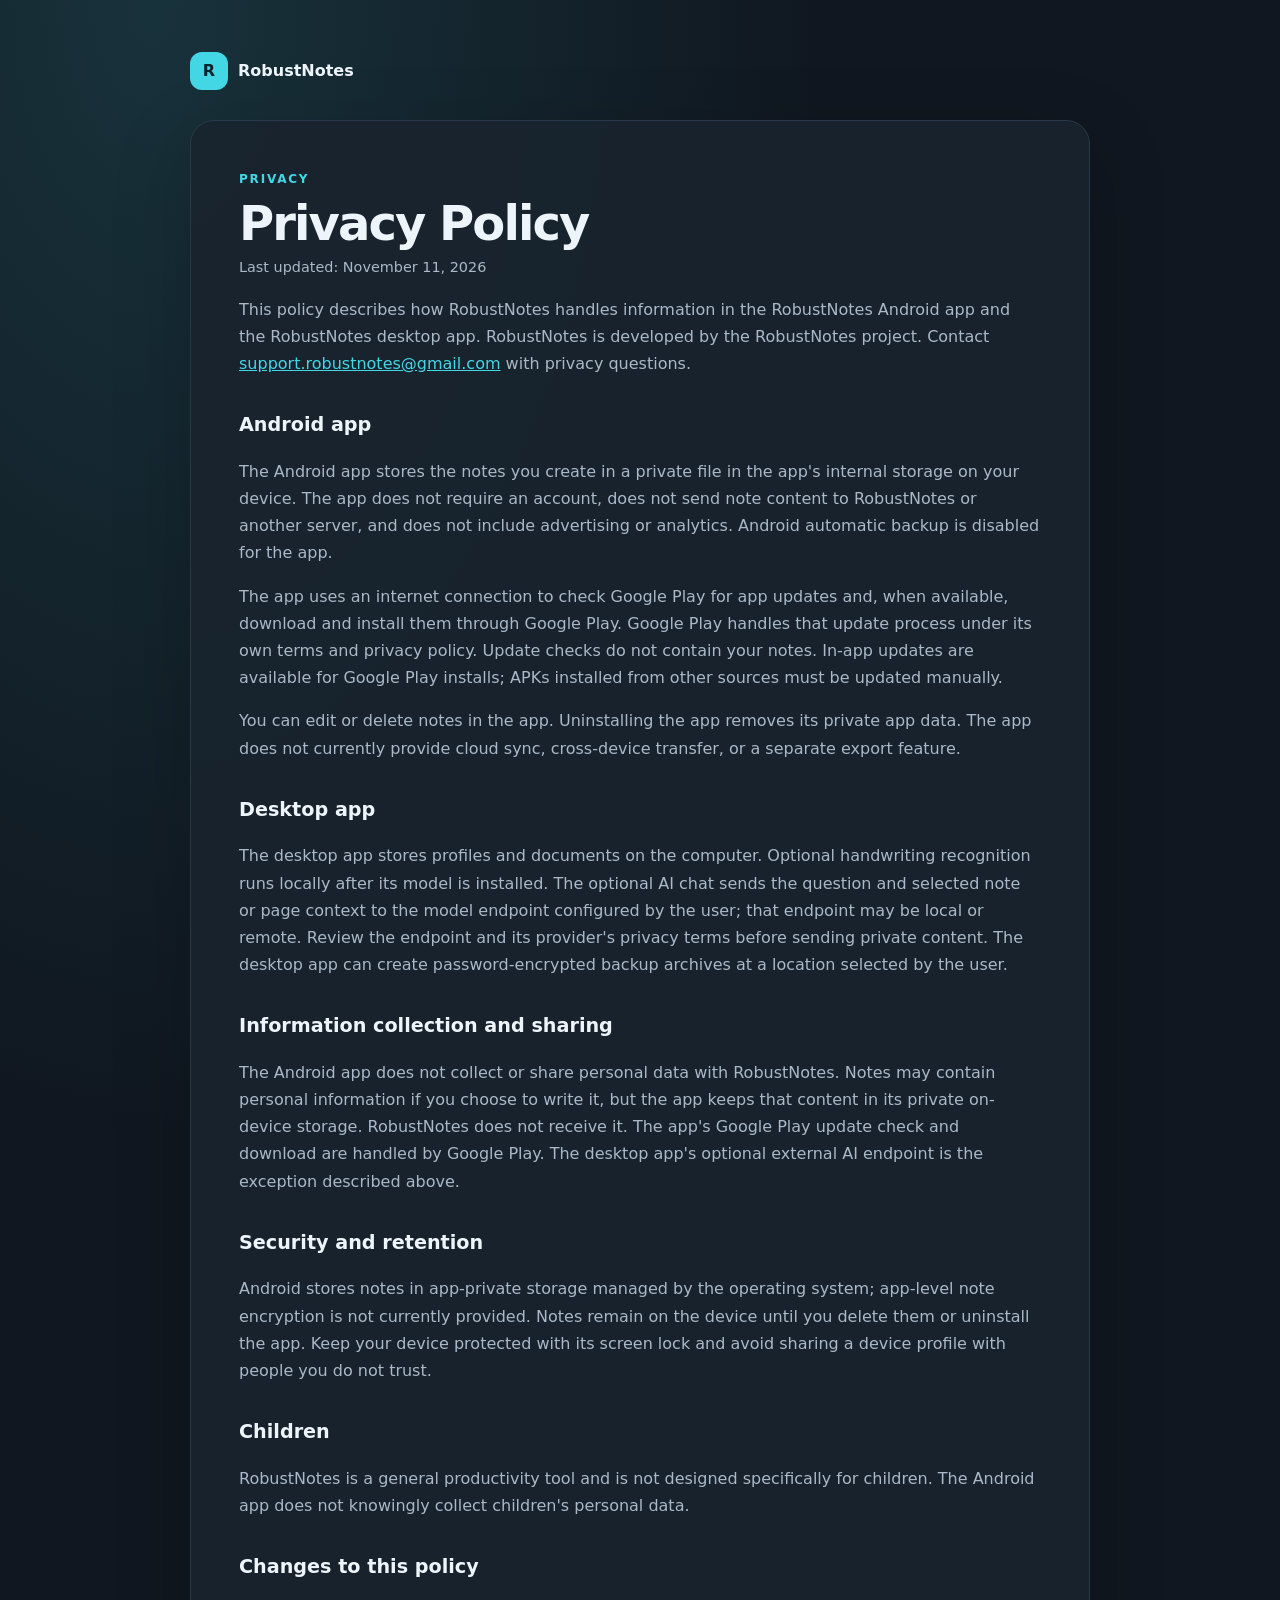
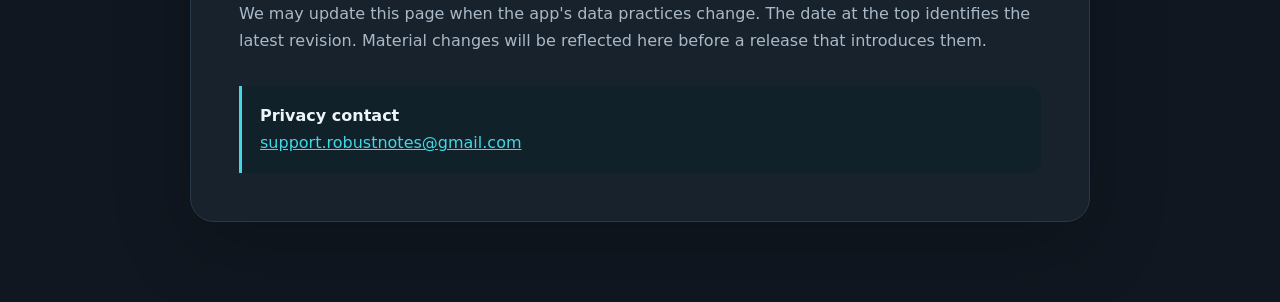
<file: privacy.html>
<!doctype html>
<html lang="en">
<head>
  <meta charset="utf-8">
  <meta name="viewport" content="width=device-width, initial-scale=1">
  <meta name="description" content="Privacy policy for RobustNotes, including its offline Android notes app and desktop application.">
  <meta name="theme-color" content="#101720">
  <title>Privacy Policy | RobustNotes</title>
  <style>
    :root { color-scheme: dark; --bg:#101720; --panel:#18232e; --text:#eef5fa; --muted:#aab9c7; --cyan:#43d7e6; --line:#2a3947; }
    * { box-sizing:border-box; }
    body { margin:0; background:radial-gradient(ellipse at 12% 0%,#18323b 0,transparent 42%),var(--bg); color:var(--text); font:16px/1.7 Inter,Segoe UI,system-ui,sans-serif; }
    main { width:min(900px,calc(100% - 36px)); margin:0 auto; padding:52px 0 80px; }
    a { color:var(--cyan); }
    .brand { display:inline-flex; align-items:center; gap:10px; color:var(--text); text-decoration:none; font-weight:750; }
    .mark { display:grid; width:38px; height:38px; place-items:center; border-radius:12px; background:var(--cyan); color:#09242a; font-weight:900; }
    .card { margin-top:30px; padding:clamp(24px,5vw,48px); border:1px solid var(--line); border-radius:24px; background:rgba(24,35,46,.92); box-shadow:0 24px 80px #0003; }
    .eyebrow { color:var(--cyan); font-size:.75rem; font-weight:800; letter-spacing:.15em; text-transform:uppercase; }
    h1 { margin:.45rem 0 .3rem; font-size:clamp(2rem,5vw,3rem); line-height:1.12; letter-spacing:-.04em; }
    h2 { margin:2rem 0 .5rem; font-size:1.2rem; }
    p,li { color:var(--muted); }
    .updated { margin-top:0; font-size:.9rem; }
    li+li { margin-top:.45rem; }
    .contact { margin-top:2rem; padding:16px 18px; border-left:3px solid var(--cyan); border-radius:0 12px 12px 0; background:#10212a; }
    @media(max-width:600px) { main { padding-top:28px; } .card { border-radius:18px; } }
  </style>
</head>
<body>
  <main>
    <a class="brand" href="index.html"><span class="mark" aria-hidden="true">R</span><span>RobustNotes</span></a>
    <article class="card">
      <div class="eyebrow">Privacy</div>
      <h1>Privacy Policy</h1>
      <p class="updated">Last updated: November 11, 2026</p>
      <p>This policy describes how RobustNotes handles information in the RobustNotes Android app and the RobustNotes desktop app. RobustNotes is developed by the RobustNotes project. Contact <a href="mailto:support.robustnotes@gmail.com">support.robustnotes@gmail.com</a> with privacy questions.</p>

      <h2>Android app</h2>
      <p>The Android app stores the notes you create in a private file in the app's internal storage on your device. The app does not require an account, does not send note content to RobustNotes or another server, and does not include advertising or analytics. Android automatic backup is disabled for the app.</p>
      <p>The app uses an internet connection to check Google Play for app updates and, when available, download and install them through Google Play. Google Play handles that update process under its own terms and privacy policy. Update checks do not contain your notes. In-app updates are available for Google Play installs; APKs installed from other sources must be updated manually.</p>
      <p>You can edit or delete notes in the app. Uninstalling the app removes its private app data. The app does not currently provide cloud sync, cross-device transfer, or a separate export feature.</p>

      <h2>Desktop app</h2>
      <p>The desktop app stores profiles and documents on the computer. Optional handwriting recognition runs locally after its model is installed. The optional AI chat sends the question and selected note or page context to the model endpoint configured by the user; that endpoint may be local or remote. Review the endpoint and its provider's privacy terms before sending private content. The desktop app can create password-encrypted backup archives at a location selected by the user.</p>

      <h2>Information collection and sharing</h2>
      <p>The Android app does not collect or share personal data with RobustNotes. Notes may contain personal information if you choose to write it, but the app keeps that content in its private on-device storage. RobustNotes does not receive it. The app's Google Play update check and download are handled by Google Play. The desktop app's optional external AI endpoint is the exception described above.</p>

      <h2>Security and retention</h2>
      <p>Android stores notes in app-private storage managed by the operating system; app-level note encryption is not currently provided. Notes remain on the device until you delete them or uninstall the app. Keep your device protected with its screen lock and avoid sharing a device profile with people you do not trust.</p>

      <h2>Children</h2>
      <p>RobustNotes is a general productivity tool and is not designed specifically for children. The Android app does not knowingly collect children's personal data.</p>

      <h2>Changes to this policy</h2>
      <p>We may update this page when the app's data practices change. The date at the top identifies the latest revision. Material changes will be reflected here before a release that introduces them.</p>

      <div class="contact"><strong>Privacy contact</strong><br><a href="mailto:support.robustnotes@gmail.com">support.robustnotes@gmail.com</a></div>
    </article>
  </main>
</body>
</html>
</file>
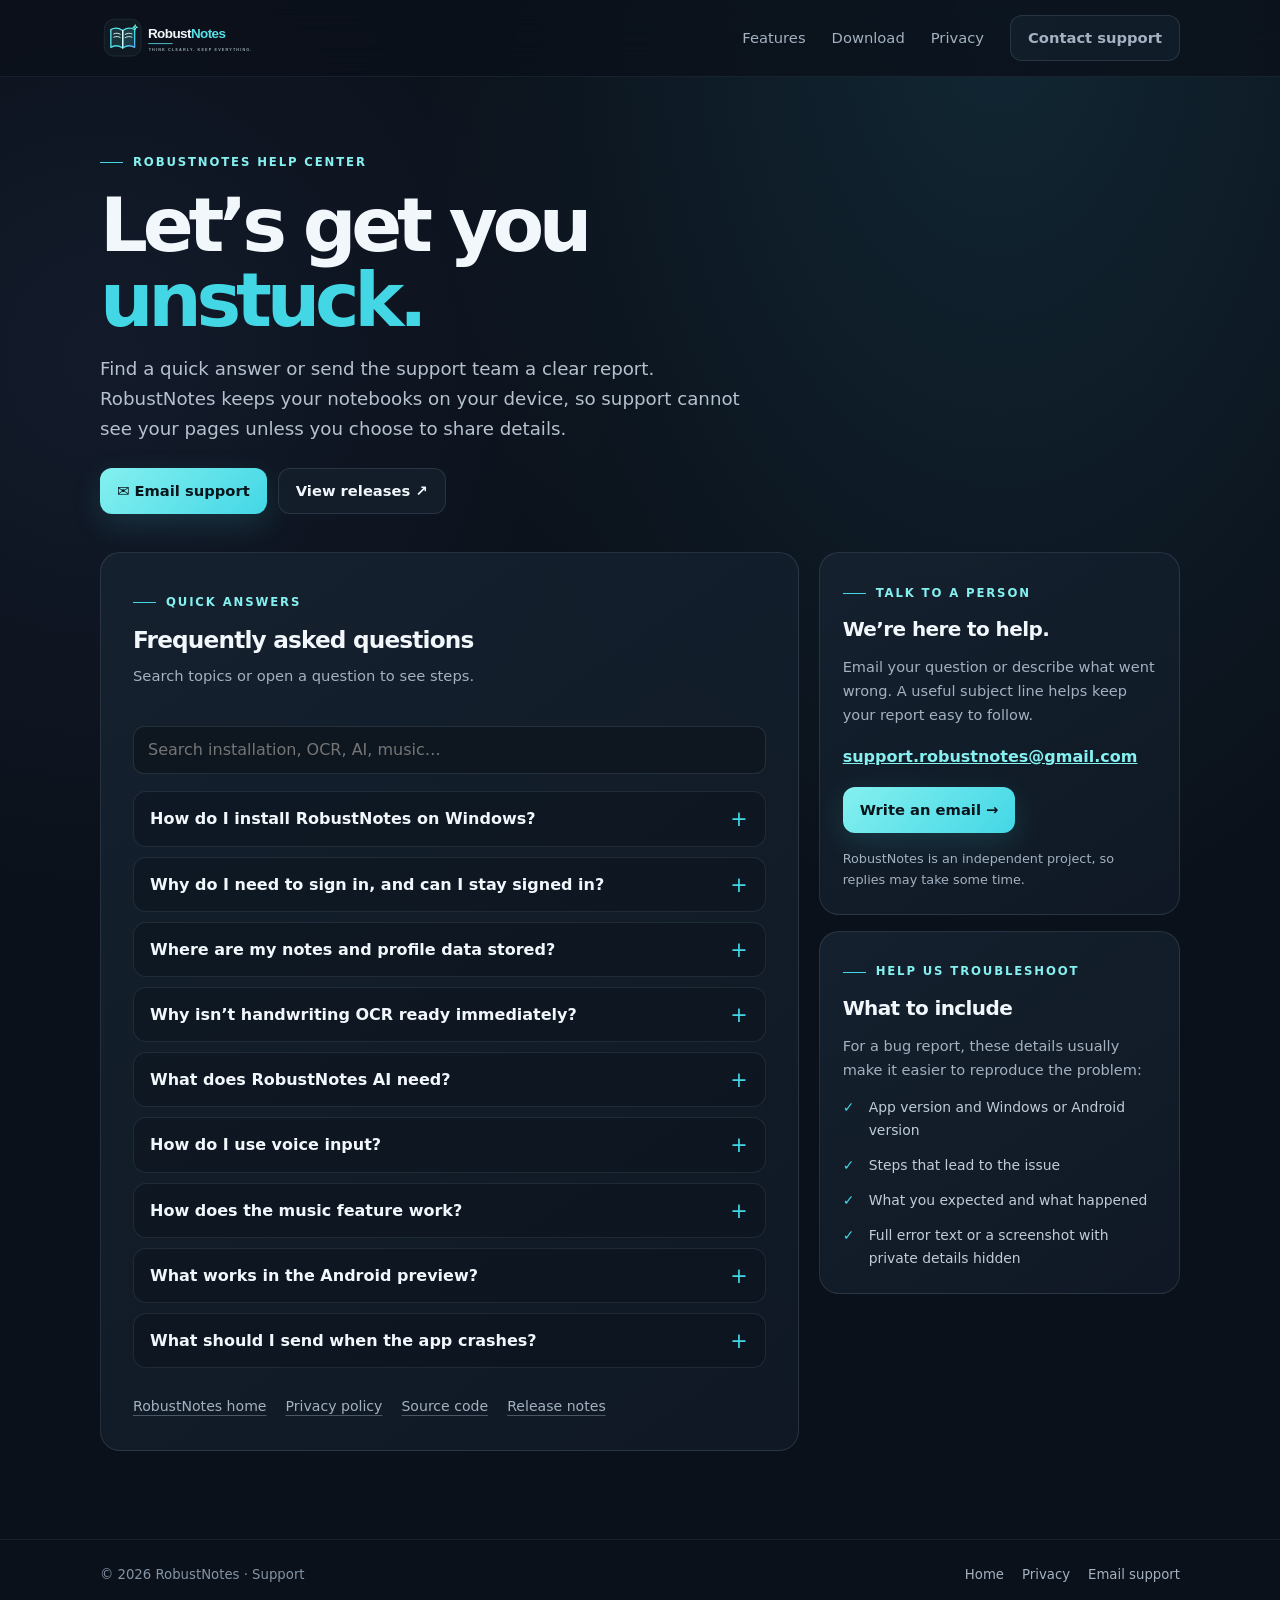
<file: support.html>
<!doctype html>
<html lang="en">
<head>
  <meta charset="utf-8">
  <meta name="viewport" content="width=device-width, initial-scale=1">
  <meta name="theme-color" content="#0b111a">
  <meta name="description" content="Get help with RobustNotes installation, notebooks, handwriting OCR, AI, music, and local data. Contact support.robustnotes@gmail.com.">
  <meta property="og:title" content="RobustNotes Support">
  <meta property="og:description" content="Guides and troubleshooting for your RobustNotes workspace.">
  <title>Support | RobustNotes</title>
  <link rel="icon" type="image/png" href="assets/robustnotes-icon.png">
  <style>
    :root {
      color-scheme: dark;
      --bg: #0b111a;
      --panel: #111a25;
      --panel-raised: #172332;
      --line: rgba(164, 190, 215, .15);
      --text: #f2f7fc;
      --muted: #a3b1c1;
      --cyan: #43d7e6;
      --cyan-soft: #85f0ef;
      --blue: #8eaeff;
      --radius: 20px;
      font-family: Inter, ui-sans-serif, system-ui, -apple-system, BlinkMacSystemFont, "Segoe UI", sans-serif;
    }
    *, *::before, *::after { box-sizing: border-box; }
    html { scroll-behavior: smooth; }
    body {
      margin: 0;
      min-height: 100vh;
      color: var(--text);
      background:
        radial-gradient(ellipse at 78% 0%, rgba(46,145,177,.17), transparent 36rem),
        radial-gradient(ellipse at 8% 22%, rgba(75,93,160,.12), transparent 32rem),
        var(--bg);
      line-height: 1.65;
      -webkit-font-smoothing: antialiased;
    }
    a { color: inherit; }
    a:focus-visible, button:focus-visible, input:focus-visible, summary:focus-visible { outline: 3px solid var(--cyan-soft); outline-offset: 4px; }
    .wrap { width: min(1080px, calc(100% - 44px)); margin-inline: auto; }
    .topbar { border-bottom: 1px solid rgba(164,190,215,.09); background: rgba(11,17,26,.76); backdrop-filter: blur(18px); }
    .nav { min-height: 76px; display: flex; align-items: center; justify-content: space-between; gap: 24px; }
    .brand { display: inline-flex; align-items: center; text-decoration: none; }
    .brand img { display: block; width: 184px; max-height: 48px; object-fit: contain; object-position: left center; }
    .nav-links { display: flex; align-items: center; gap: 26px; }
    .nav-links a { color: var(--muted); text-decoration: none; font-size: .92rem; }
    .nav-links a:hover { color: var(--text); }
    .button { display: inline-flex; min-height: 46px; align-items: center; justify-content: center; gap: 9px; padding: 0 17px; border-radius: 12px; text-decoration: none; font-weight: 730; font-size: .92rem; transition: transform .18s ease, border-color .18s ease, background .18s ease; }
    .button:hover { transform: translateY(-2px); }
    .button-primary { color: #07151c; background: linear-gradient(135deg,var(--cyan-soft),var(--cyan)); box-shadow: 0 10px 30px rgba(67,215,230,.15); }
    .button-secondary { color: var(--text); border: 1px solid var(--line); background: rgba(21,32,45,.78); }
    main { padding: 68px 0 88px; }
    .hero { max-width: 760px; margin-bottom: 38px; }
    .eyebrow { display: inline-flex; align-items: center; gap: 10px; color: var(--cyan-soft); text-transform: uppercase; letter-spacing: .16em; font-size: .73rem; font-weight: 780; }
    .eyebrow::before { content: ""; width: 23px; height: 1px; background: var(--cyan); }
    h1,h2,h3,p { margin-top: 0; }
    h1 { margin: 16px 0 15px; font-size: clamp(2.8rem,6vw,4.7rem); line-height: 1; letter-spacing: -.07em; }
    h1 span { color: var(--cyan); }
    .hero p { max-width: 650px; margin-bottom: 24px; color: #b5c1cf; font-size: clamp(1rem,1.5vw,1.14rem); }
    .hero-actions { display: flex; flex-wrap: wrap; gap: 11px; }
    .support-grid { display: grid; grid-template-columns: minmax(0,1.45fr) minmax(260px,.75fr); gap: 20px; align-items: start; }
    .card { border: 1px solid var(--line); border-radius: var(--radius); background: linear-gradient(145deg,rgba(22,34,48,.92),rgba(16,25,37,.95)); }
    .faq-card { padding: clamp(20px,3.5vw,32px); }
    .section-title { margin-bottom: 20px; }
    .section-title h2 { margin: 9px 0 5px; font-size: 1.45rem; letter-spacing: -.035em; }
    .section-title p { margin: 0; color: var(--muted); font-size: .92rem; }
    .search { width: 100%; min-height: 48px; margin: 18px 0 17px; padding: 0 14px; color: var(--text); background: #0e1620; border: 1px solid var(--line); border-radius: 11px; font: inherit; }
    .faq-list { display: grid; gap: 10px; }
    details { border: 1px solid rgba(164,190,215,.12); border-radius: 13px; background: rgba(11,17,26,.43); }
    summary { position: relative; padding: 15px 45px 15px 16px; cursor: pointer; list-style: none; font-weight: 670; line-height: 1.45; }
    summary::-webkit-details-marker { display: none; }
    summary::after { content: "+"; position: absolute; right: 17px; top: 12px; color: var(--cyan); font-size: 1.3rem; font-weight: 500; }
    details[open] summary::after { content: "−"; }
    .answer { padding: 0 16px 16px; color: var(--muted); font-size: .92rem; }
    .answer p:last-child { margin-bottom: 0; }
    .answer a { color: var(--cyan-soft); }
    .side { display: grid; gap: 16px; }
    .contact-card,.checklist-card { padding: 23px; }
    .contact-card h2,.checklist-card h2 { margin: 10px 0 9px; font-size: 1.25rem; letter-spacing: -.03em; }
    .contact-card p,.checklist-card p { color: var(--muted); font-size: .91rem; }
    .contact-email { display: block; margin: 17px 0; color: var(--cyan-soft); font-weight: 730; overflow-wrap: anywhere; }
    .response-note { margin: 15px 0 0; font-size: .8rem !important; }
    .checklist { display: grid; gap: 12px; margin: 14px 0 0; padding: 0; list-style: none; }
    .checklist li { position: relative; padding-left: 26px; color: #c1ccda; font-size: .87rem; }
    .checklist li::before { content: "✓"; position: absolute; left: 0; color: var(--cyan); font-weight: 850; }
    .empty { display: none; padding: 20px; color: var(--muted); text-align: center; }
    .links { display: flex; flex-wrap: wrap; gap: 12px 19px; margin-top: 27px; color: var(--muted); font-size: .88rem; }
    .links a { text-decoration-color: rgba(163,177,193,.4); text-underline-offset: 4px; }
    footer { padding: 24px 0 31px; border-top: 1px solid rgba(164,190,215,.09); color: #8494a6; font-size: .83rem; }
    .footer-row { display: flex; flex-wrap: wrap; justify-content: space-between; align-items: center; gap: 14px; }
    .footer-row nav { display: flex; flex-wrap: wrap; gap: 18px; }
    .footer-row a { color: var(--muted); text-decoration: none; }
    .footer-row a:hover { color: var(--cyan-soft); }
    @media (max-width: 760px) {
      .wrap { width: min(100% - 32px, 600px); }
      .nav { min-height: 66px; }
      .brand img { width: 158px; }
      .nav-links { gap: 15px; }
      .nav-links a:not(.nav-cta) { display: none; }
      main { padding: 48px 0 62px; }
      .support-grid { grid-template-columns: 1fr; }
      .side { grid-template-columns: 1fr 1fr; }
    }
    @media (max-width: 520px) {
      .side { grid-template-columns: 1fr; }
      .hero-actions .button { width: 100%; }
      .footer-row { align-items: flex-start; flex-direction: column; }
    }
    @media (prefers-reduced-motion: reduce) { *,*::before,*::after { scroll-behavior: auto !important; transition-duration: .01ms !important; } }
  </style>
</head>
<body>
  <header class="topbar">
    <div class="wrap nav">
      <a class="brand" href="index.html" aria-label="RobustNotes home">
        <img src="assets/robustnotes-logo.svg" alt="RobustNotes">
      </a>
      <nav class="nav-links" aria-label="Main navigation">
        <a href="index.html#features">Features</a>
        <a href="index.html#download">Download</a>
        <a href="privacy.html">Privacy</a>
        <a class="button button-secondary nav-cta" href="mailto:support.robustnotes@gmail.com?subject=RobustNotes%20Support">Contact support</a>
      </nav>
    </div>
  </header>

  <main class="wrap">
    <section class="hero" aria-labelledby="page-title">
      <div class="eyebrow">RobustNotes help center</div>
      <h1 id="page-title">Let’s get you <span>unstuck.</span></h1>
      <p>Find a quick answer or send the support team a clear report. RobustNotes keeps your notebooks on your device, so support cannot see your pages unless you choose to share details.</p>
      <div class="hero-actions">
        <a class="button button-primary" href="mailto:support.robustnotes@gmail.com?subject=RobustNotes%20Support">✉ Email support</a>
        <a class="button button-secondary" href="https://github.com/specrthyahskod/RobustNotes/releases" target="_blank" rel="noopener noreferrer">View releases ↗</a>
      </div>
    </section>

    <div class="support-grid">
      <section class="card faq-card" aria-labelledby="faq-title">
        <div class="section-title">
          <div class="eyebrow">Quick answers</div>
          <h2 id="faq-title">Frequently asked questions</h2>
          <p>Search topics or open a question to see steps.</p>
        </div>
        <label class="visually-hidden" for="faq-search" style="position:absolute;width:1px;height:1px;padding:0;margin:-1px;overflow:hidden;clip:rect(0,0,0,0);white-space:nowrap;border:0">Search support questions</label>
        <input class="search" id="faq-search" type="search" placeholder="Search installation, OCR, AI, music…" autocomplete="off">
        <div class="faq-list" id="faq-list">
          <details data-keywords="install setup windows exe installer update">
            <summary>How do I install RobustNotes on Windows?</summary>
            <div class="answer"><p>Download the Windows setup file from the <a href="index.html#download">download page</a>, open it, and follow the installer prompts. If Windows shows a security prompt, confirm that you downloaded the installer from the official RobustNotes website or GitHub release page.</p><p>To update an existing installation, use the app’s update check or install the latest setup package. Your locally stored workspace is kept during a normal in-place update.</p></div>
          </details>
          <details data-keywords="login password profile remember credentials local windows">
            <summary>Why do I need to sign in, and can I stay signed in?</summary>
            <div class="answer"><p>Desktop profiles are local to this device. On Windows, select <strong>Keep me signed in on this Windows account</strong> on the sign-in screen to remember your sign-in securely for that Windows account. You can lock the workspace from the profile menu when you want to require sign-in again.</p></div>
          </details>
          <details data-keywords="where notes files data stored privacy backup local">
            <summary>Where are my notes and profile data stored?</summary>
            <div class="answer"><p>The desktop app stores profiles and workspace files locally on the computer. RobustNotes does not currently sync desktop notes to a RobustNotes cloud. Use the app’s backup/export tools to keep a separate copy. See the <a href="privacy.html">privacy page</a> for more detail.</p></div>
          </details>
          <details data-keywords="ocr handwriting recognition model download install">
            <summary>Why isn’t handwriting OCR ready immediately?</summary>
            <div class="answer"><p>Desktop handwriting recognition is optional. It requires the OCR packages and model files, which are not bundled with the standard Windows installer. Once installed, recognition runs locally. Review the recognized text before saving or replacing ink because handwriting can be misread.</p><p>If the OCR model fails to download or load, email support with the full error text and whether you’re using the standard or OCR-enabled setup.</p></div>
          </details>
          <details data-keywords="ai chatbot model local endpoint ollama configure privacy">
            <summary>What does RobustNotes AI need?</summary>
            <div class="answer"><p>The desktop AI sidebar needs a compatible model service configured in the app. It can use page text, OCR text, PDF text, and a page image as context. The question and selected context are sent to the endpoint you configure; check whether that endpoint is local or remote before sharing private notes. RobustNotes does not currently ship its own trained model.</p></div>
          </details>
          <details data-keywords="voice speech microphone transcription ai permission">
            <summary>How do I use voice input?</summary>
            <div class="answer"><p>Open the AI sidebar, allow microphone access if Windows asks, and use the voice control to capture a question. Speech transcription requires the optional local speech-recognition package and model. If the voice control is unavailable, check the microphone selected in Windows and whether the optional speech component is installed.</p></div>
          </details>
          <details data-keywords="music funkwhale stream server pod login search playback">
            <summary>How does the music feature work?</summary>
            <div class="answer"><p>The desktop music player can connect to a Funkwhale server that you configure, or play audio files added from your device. For streaming, enter a server address and the account details required by that server, connect, then search its available library. Availability and playback depend on that server and its library.</p></div>
          </details>
          <details data-keywords="android mobile preview features notes unsupported">
            <summary>What works in the Android preview?</summary>
            <div class="answer"><p>The experimental Android preview currently focuses on local text notes and basic search, creation, editing, and deletion. Desktop features such as the drawing canvas, PDF annotation, OCR, AI chat, and whiteboards are not all available on Android yet.</p></div>
          </details>
          <details data-keywords="crash close suddenly error logs bug report">
            <summary>What should I send when the app crashes?</summary>
            <div class="answer"><p>Include the app version, Windows version, whether you installed from the website or updated in-app, what you were doing just before the crash, and the complete error message or crash log if available. Please remove passwords and private note content from screenshots or logs.</p></div>
          </details>
        </div>
        <p class="empty" id="no-results">No matching questions. Try a different search or email support.</p>
        <div class="links">
          <a href="index.html">RobustNotes home</a>
          <a href="privacy.html">Privacy policy</a>
          <a href="https://github.com/specrthyahskod/RobustNotes" target="_blank" rel="noopener noreferrer">Source code</a>
          <a href="https://github.com/specrthyahskod/RobustNotes/releases" target="_blank" rel="noopener noreferrer">Release notes</a>
        </div>
      </section>

      <aside class="side" aria-label="Contact support and reporting tips">
        <section class="card contact-card">
          <div class="eyebrow">Talk to a person</div>
          <h2>We’re here to help.</h2>
          <p>Email your question or describe what went wrong. A useful subject line helps keep your report easy to follow.</p>
          <a class="contact-email" href="mailto:support.robustnotes@gmail.com?subject=RobustNotes%20Support">support.robustnotes@gmail.com</a>
          <a class="button button-primary" href="mailto:support.robustnotes@gmail.com?subject=RobustNotes%20Support">Write an email →</a>
          <p class="response-note">RobustNotes is an independent project, so replies may take some time.</p>
        </section>
        <section class="card checklist-card">
          <div class="eyebrow">Help us troubleshoot</div>
          <h2>What to include</h2>
          <p>For a bug report, these details usually make it easier to reproduce the problem:</p>
          <ul class="checklist">
            <li>App version and Windows or Android version</li>
            <li>Steps that lead to the issue</li>
            <li>What you expected and what happened</li>
            <li>Full error text or a screenshot with private details hidden</li>
          </ul>
        </section>
      </aside>
    </div>
  </main>

  <footer>
    <div class="wrap footer-row">
      <span>© <span id="year">2026</span> RobustNotes · Support</span>
      <nav aria-label="Footer navigation">
        <a href="index.html">Home</a>
        <a href="privacy.html">Privacy</a>
        <a href="mailto:support.robustnotes@gmail.com">Email support</a>
      </nav>
    </div>
  </footer>
  <script>
    const search = document.querySelector('#faq-search');
    const questions = [...document.querySelectorAll('#faq-list details')];
    const empty = document.querySelector('#no-results');
    search.addEventListener('input', () => {
      const query = search.value.trim().toLowerCase();
      let visibleCount = 0;
      for (const question of questions) {
        const matches = !query || `${question.textContent} ${question.dataset.keywords || ''}`.toLowerCase().includes(query);
        question.hidden = !matches;
        if (!matches) question.open = false;
        if (matches) visibleCount++;
      }
      empty.style.display = visibleCount ? 'none' : 'block';
    });
    document.querySelector('#year').textContent = new Date().getFullYear();
  </script>
</body>
</html>
</file>
